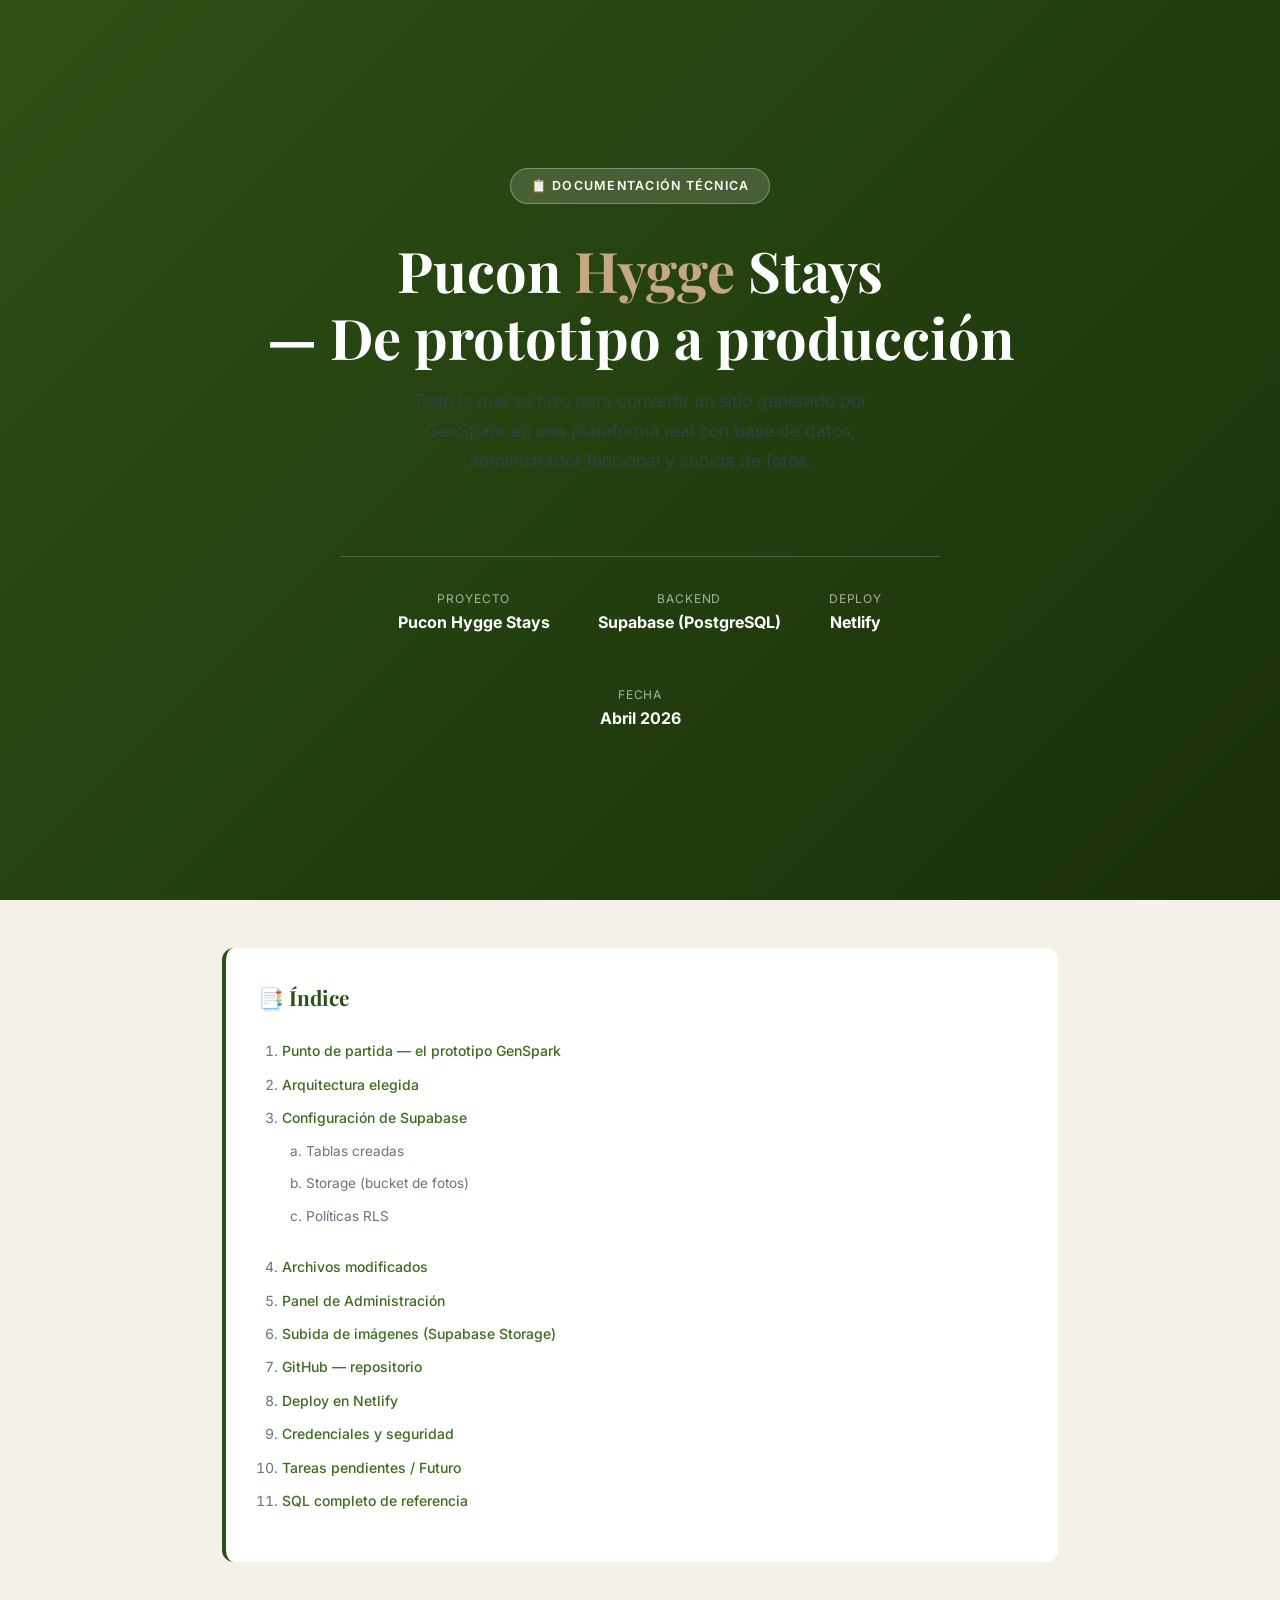
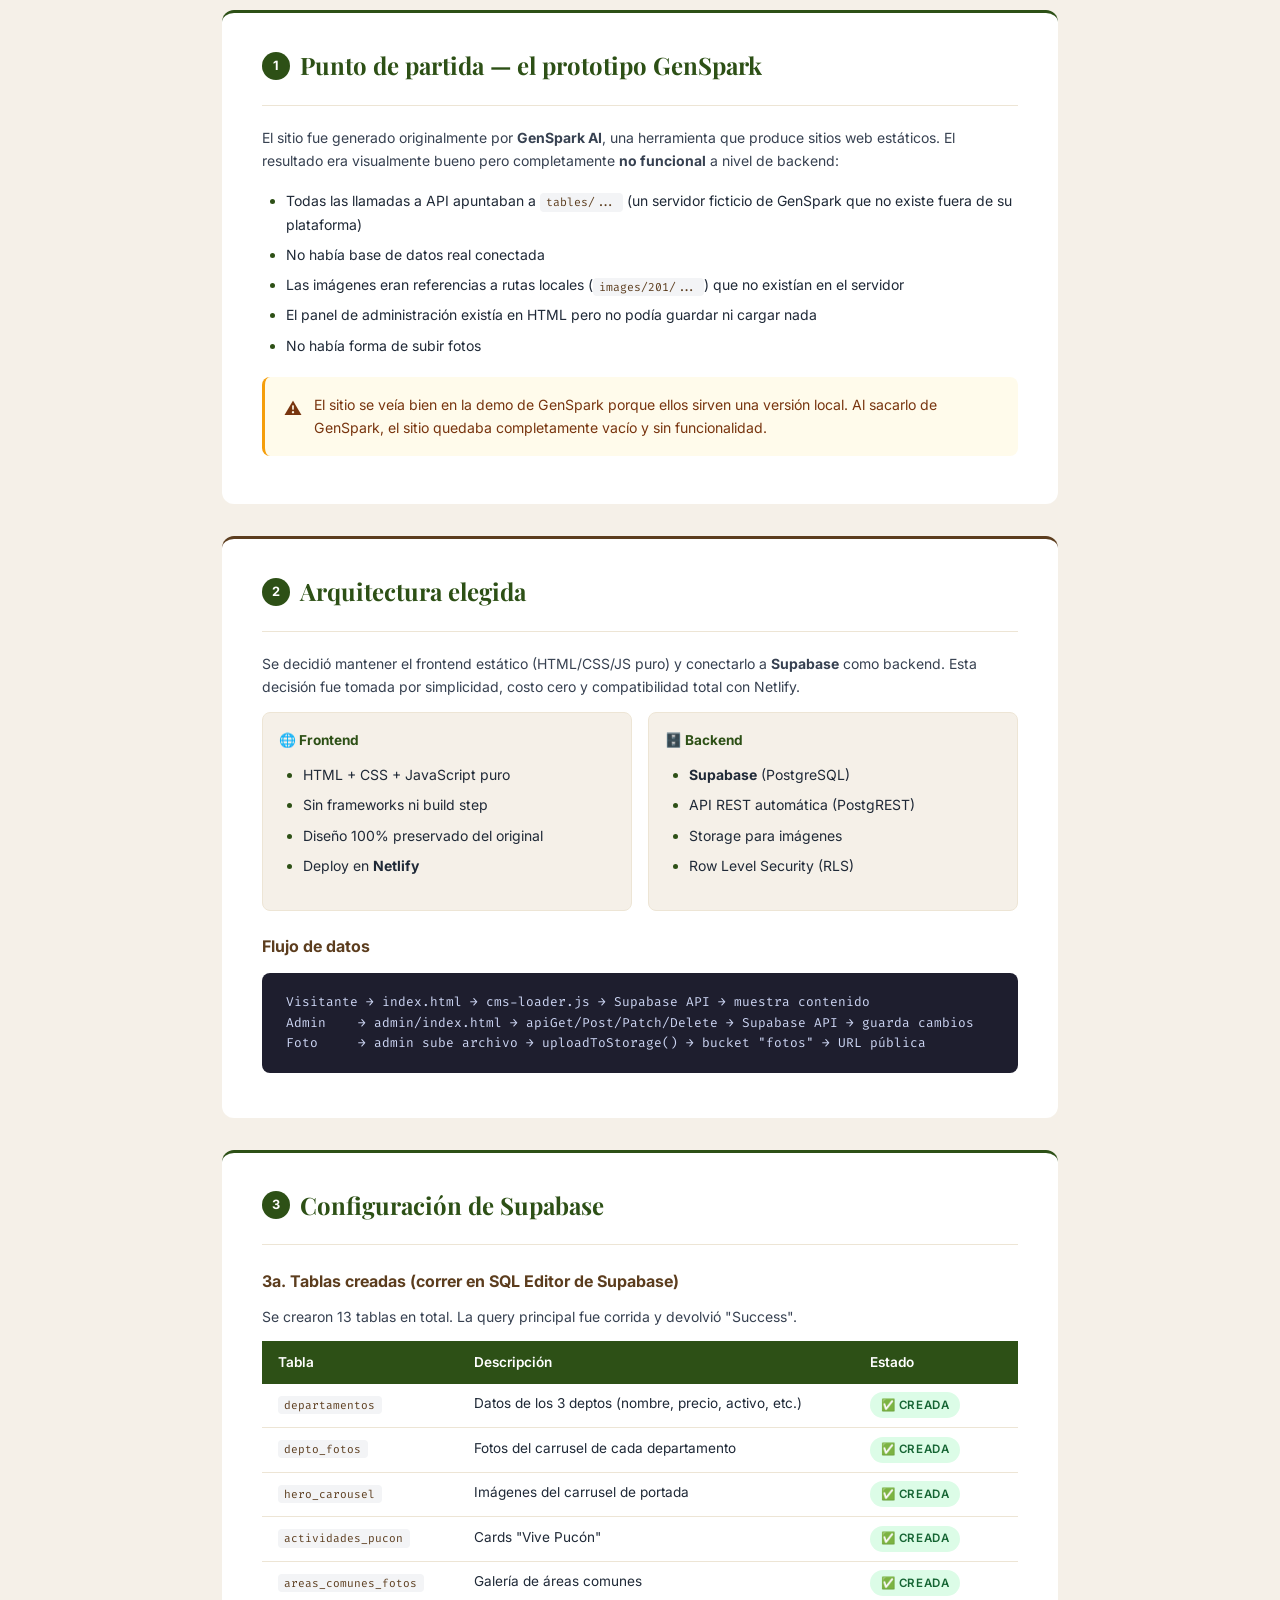
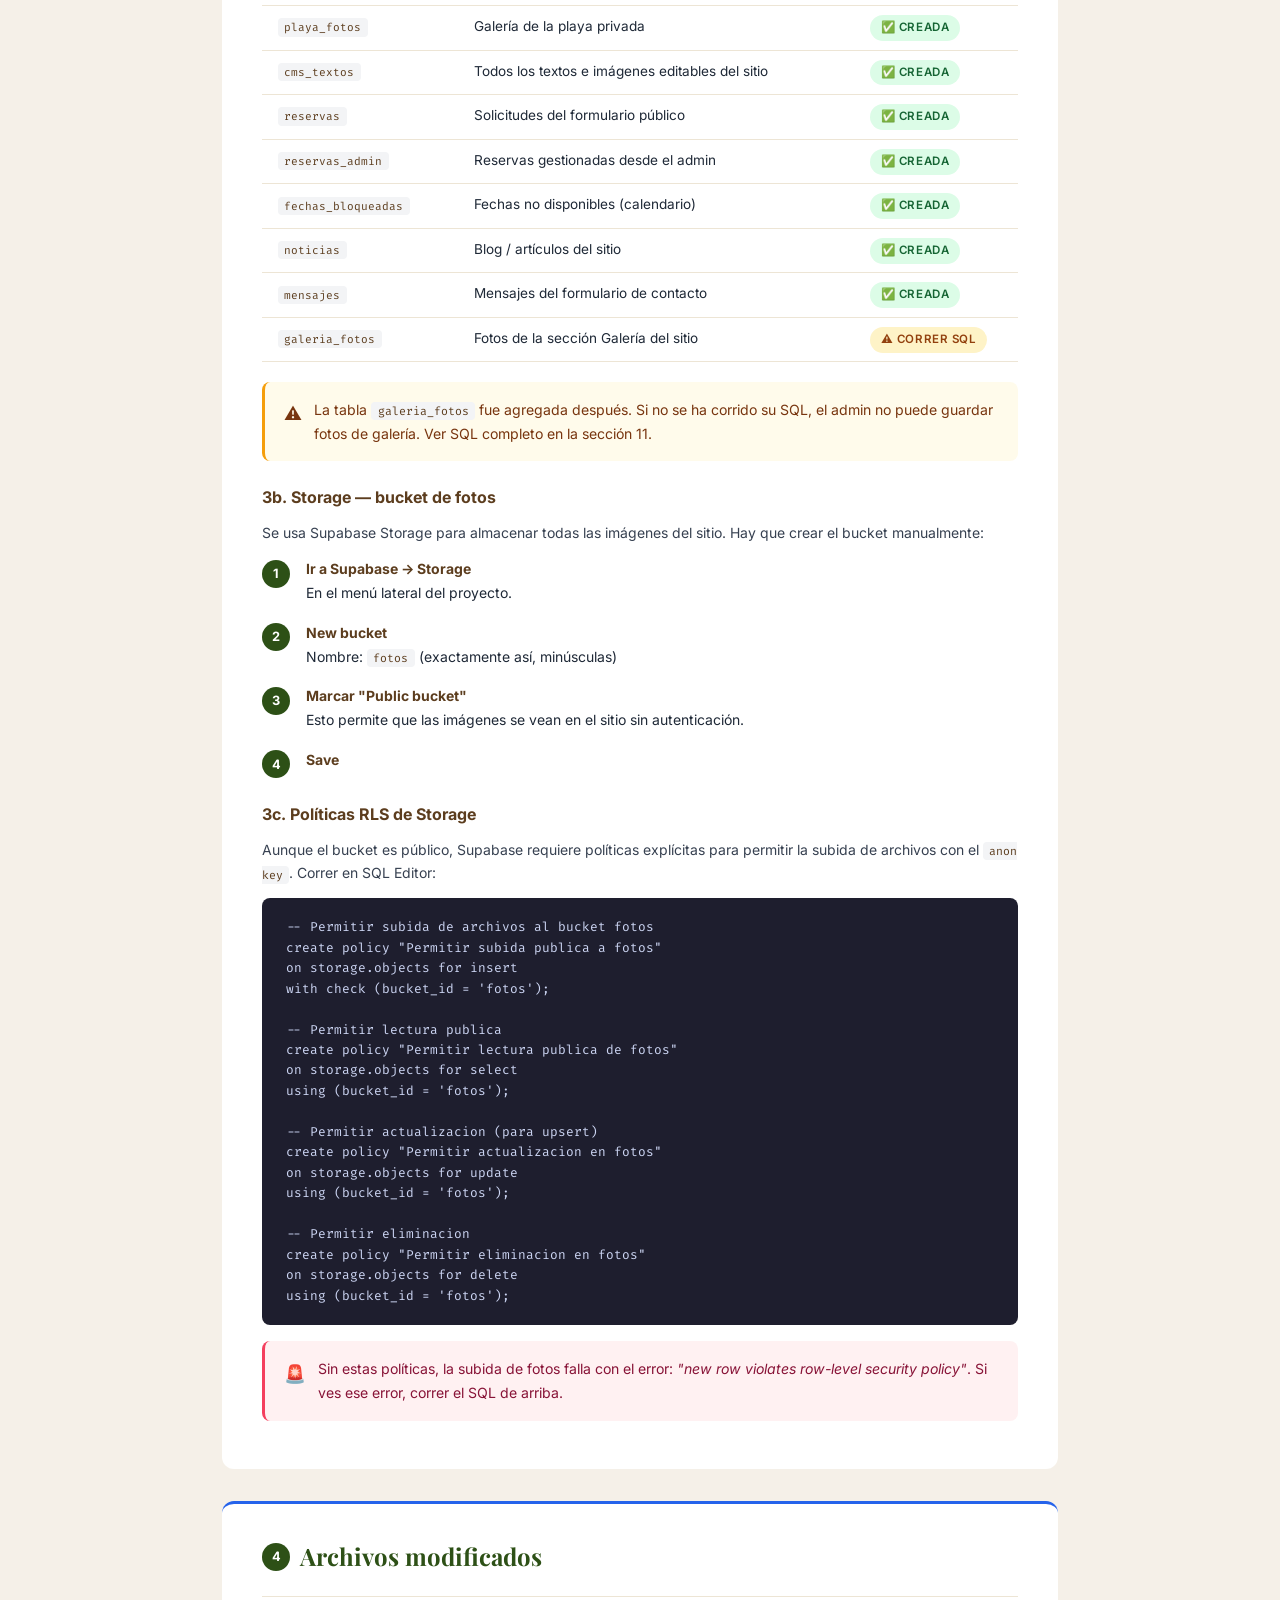
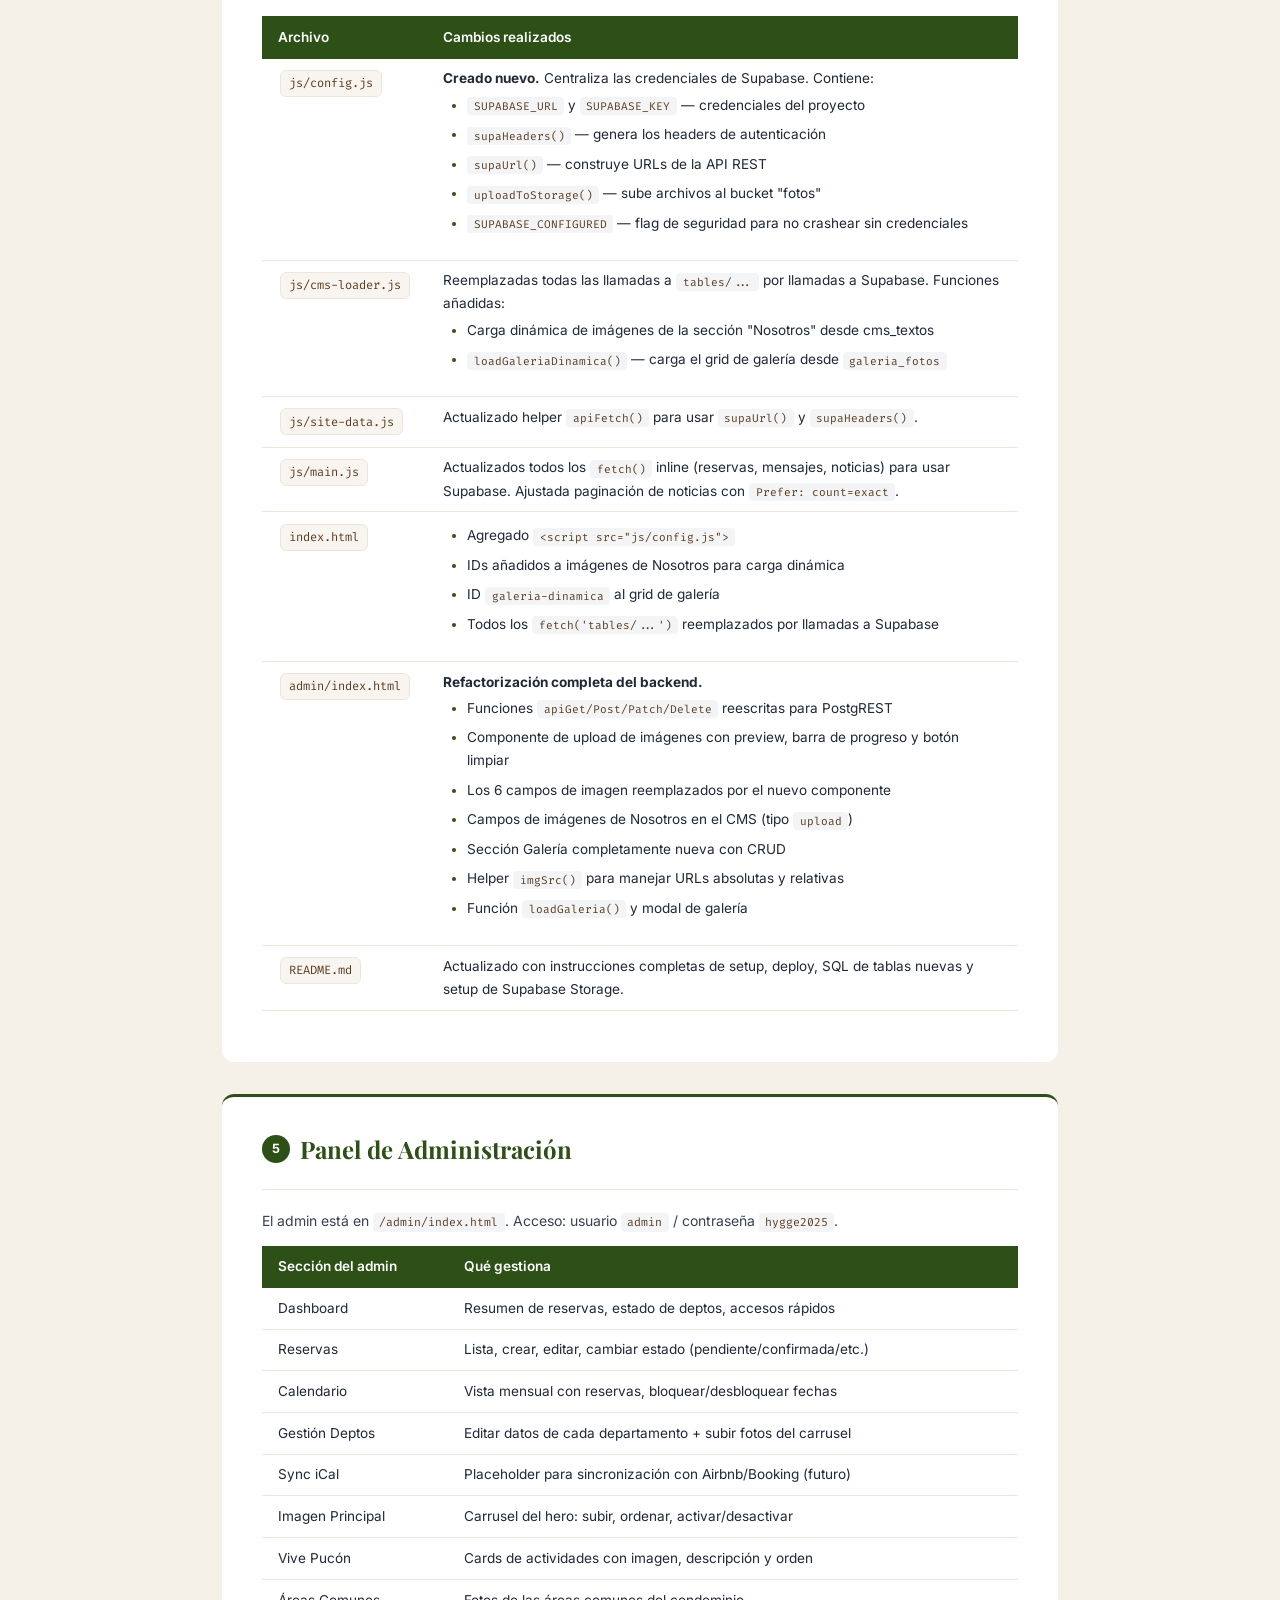
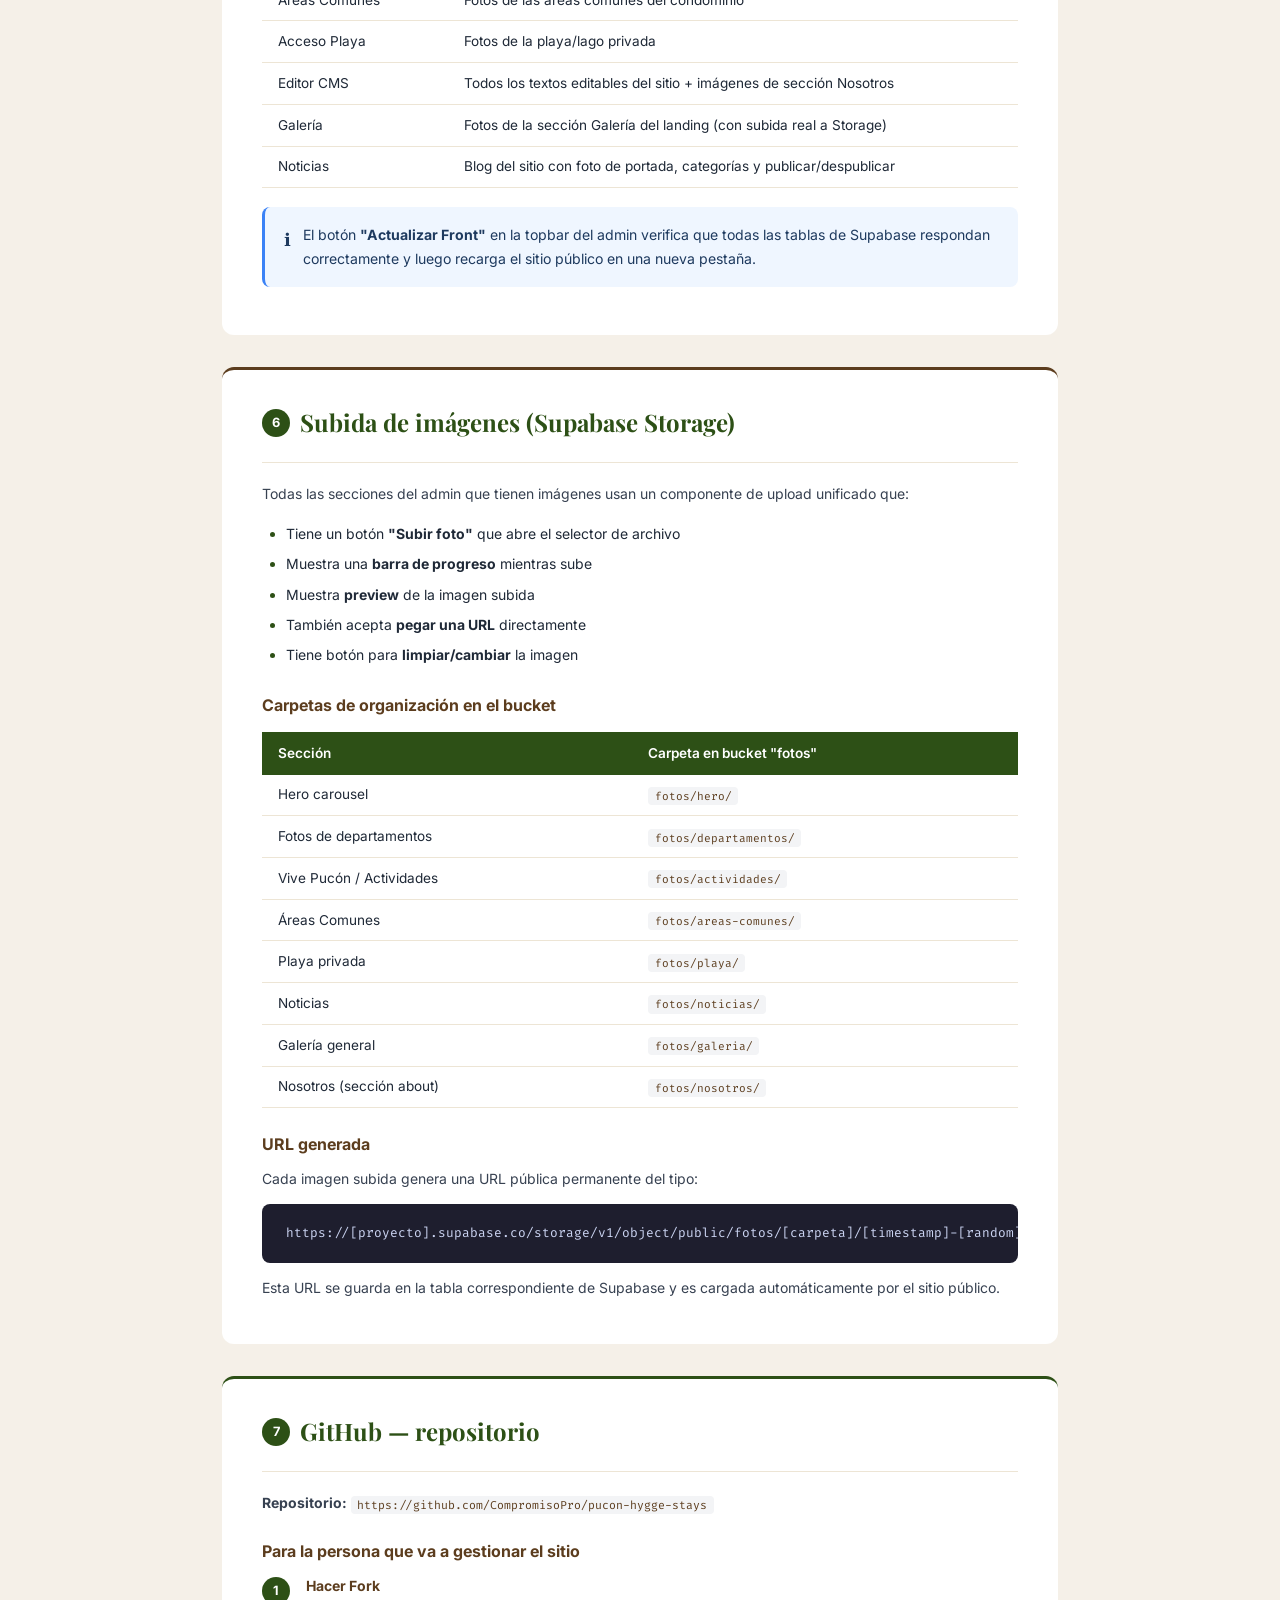
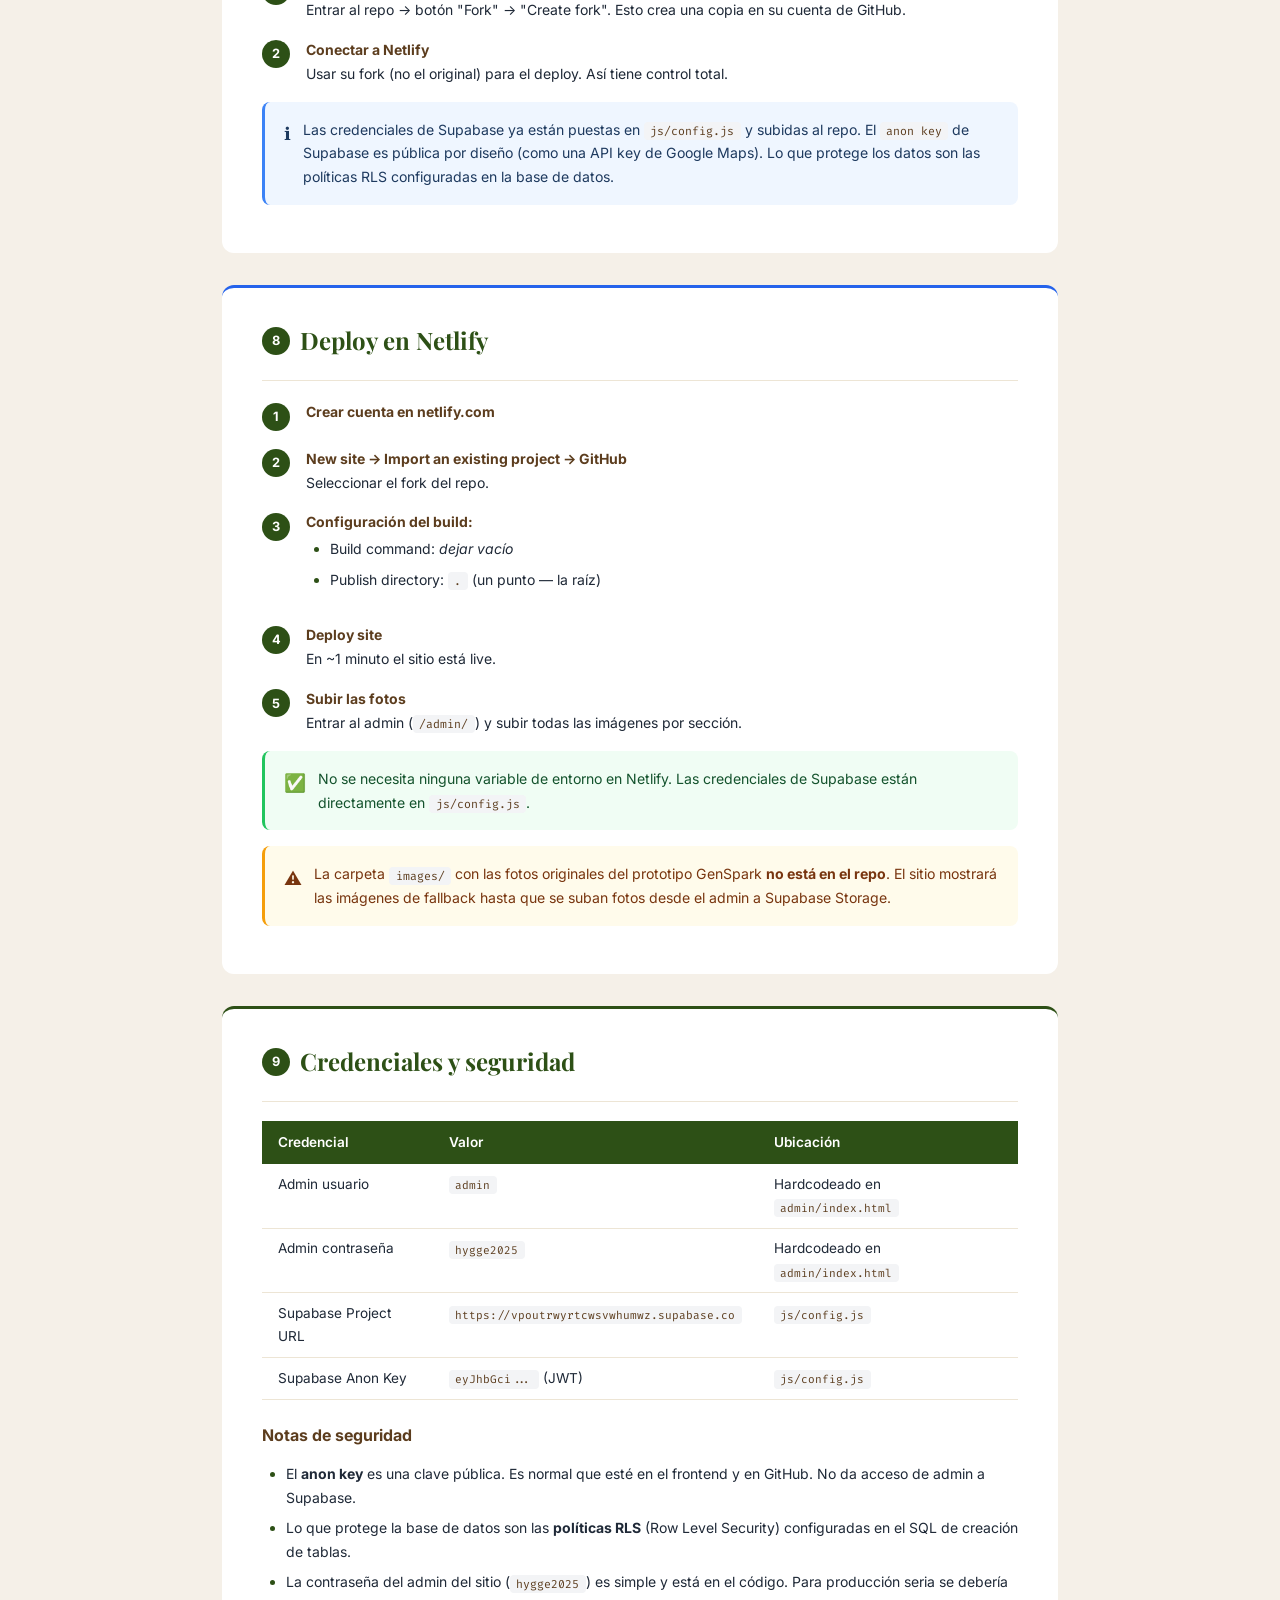
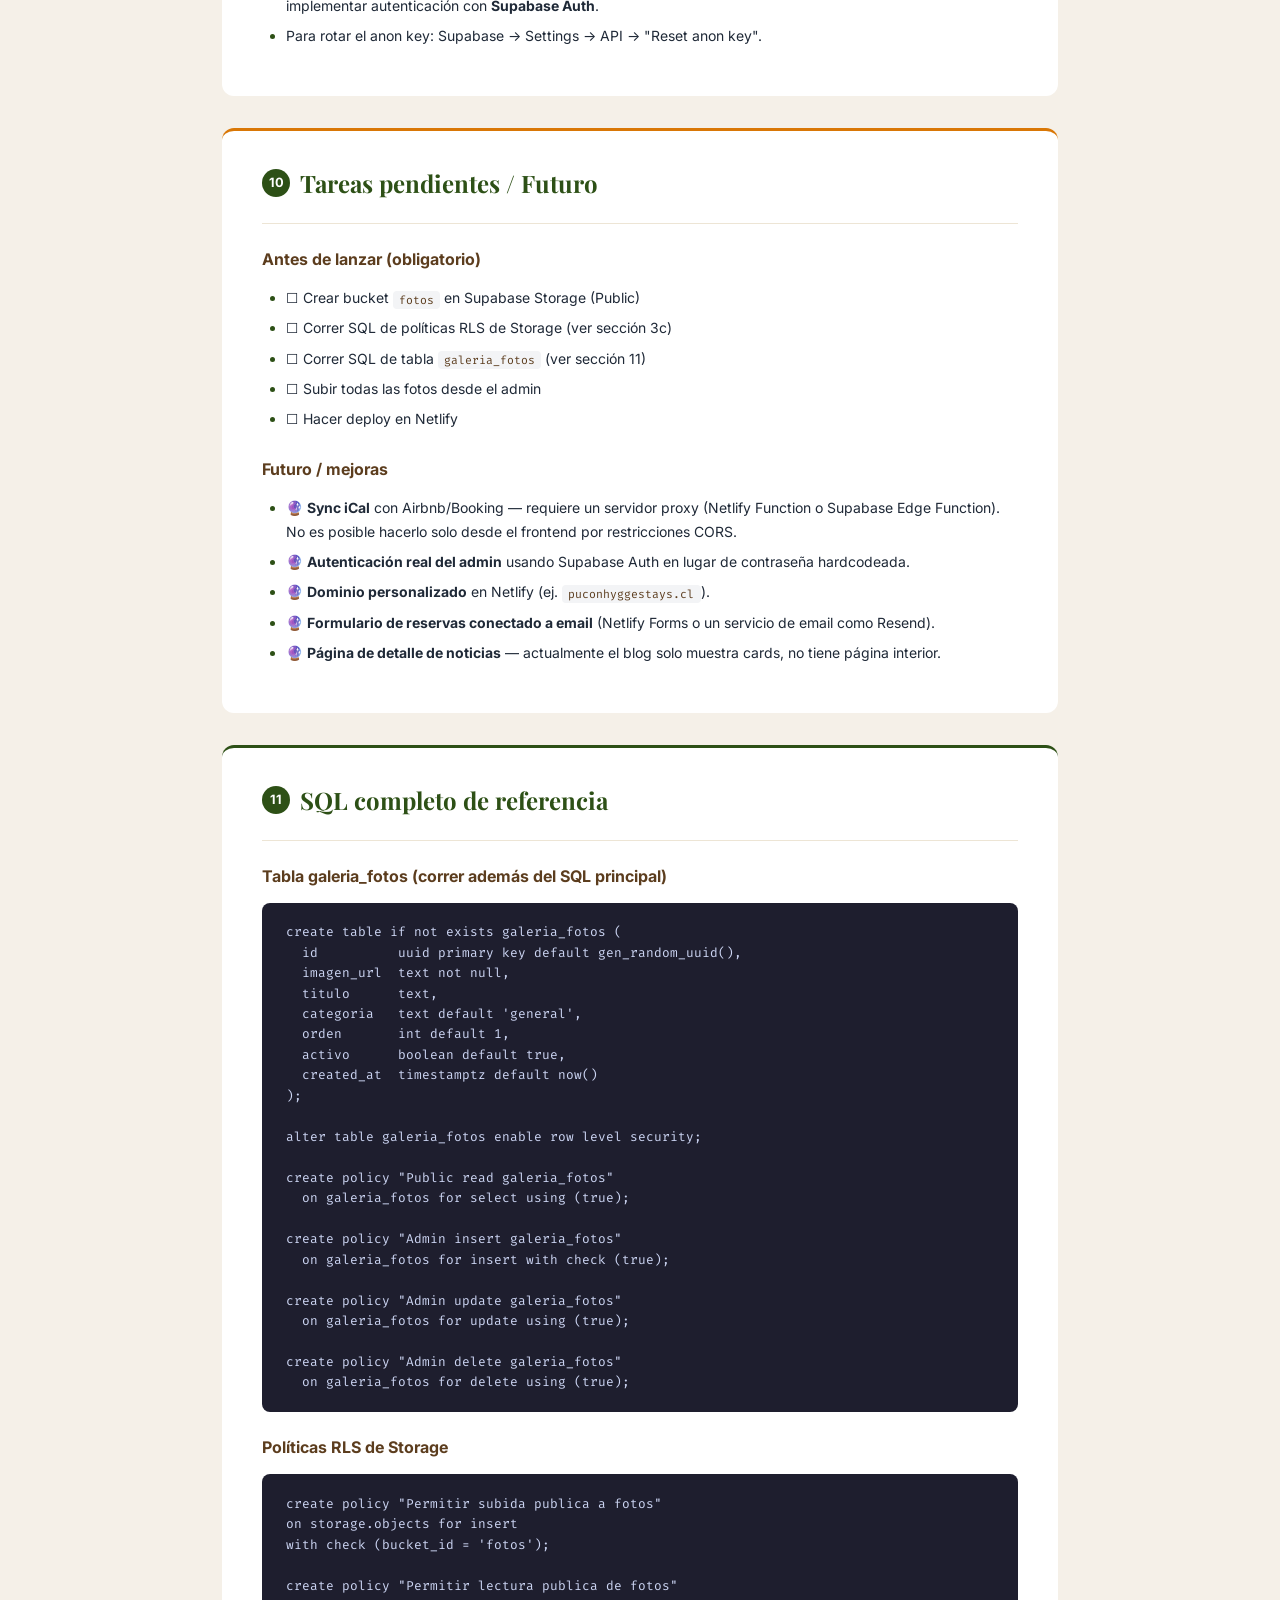
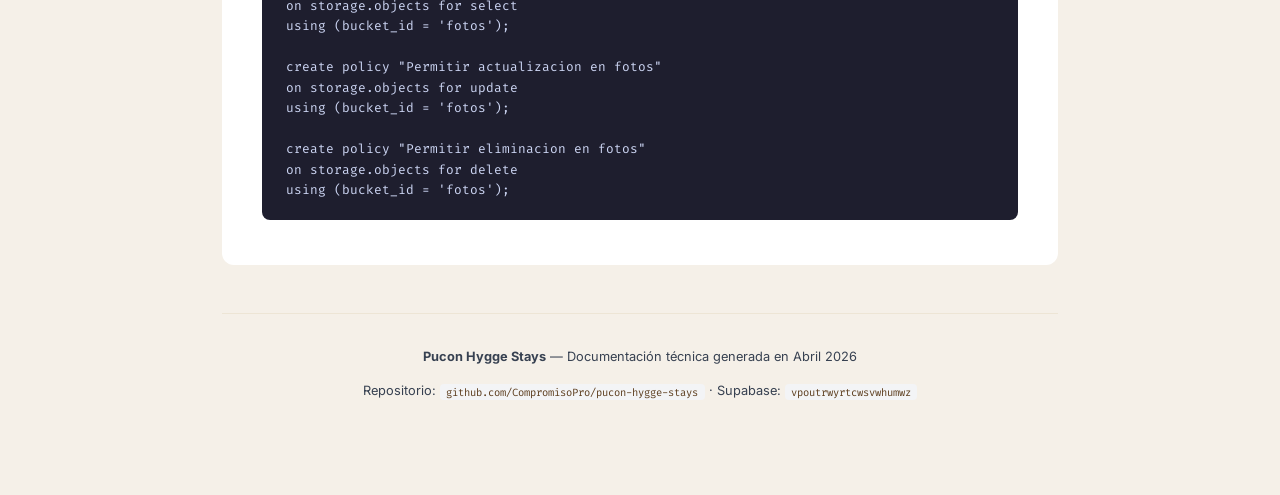
<file: DOCUMENTACION.html>
<!DOCTYPE html>
<html lang="es">
<head>
<meta charset="UTF-8" />
<meta name="viewport" content="width=device-width, initial-scale=1.0" />
<title>Documentación Técnica — Pucon Hygge Stays</title>
<style>
  @import url('https://fonts.googleapis.com/css2?family=Inter:wght@400;500;600;700&family=Playfair+Display:wght@700&family=Fira+Code:wght@400;500&display=swap');

  :root {
    --forest: #2D5016;
    --forest-light: #3D6B1F;
    --earth: #5C3D1E;
    --sand: #C4A882;
    --cream: #F5F0E8;
    --cream-d: #EDE5D5;
    --white: #fff;
    --mid: #6B7280;
    --text: #1F2937;
    --success: #16A34A;
    --warning: #D97706;
    --danger: #DC2626;
    --info: #2563EB;
  }

  * { box-sizing: border-box; margin: 0; padding: 0; }

  body {
    font-family: 'Inter', system-ui, sans-serif;
    font-size: 14px;
    line-height: 1.7;
    color: var(--text);
    background: var(--cream);
  }

  /* ── PORTADA ── */
  .cover {
    background: linear-gradient(135deg, var(--forest) 0%, #1a3009 100%);
    color: white;
    min-height: 100vh;
    display: flex;
    flex-direction: column;
    justify-content: center;
    align-items: center;
    text-align: center;
    padding: 3rem 2rem;
    page-break-after: always;
  }
  .cover-badge {
    background: rgba(255,255,255,0.15);
    border: 1px solid rgba(255,255,255,0.3);
    border-radius: 100px;
    padding: 0.4rem 1.2rem;
    font-size: 0.78rem;
    font-weight: 600;
    letter-spacing: 0.1em;
    text-transform: uppercase;
    margin-bottom: 2rem;
  }
  .cover h1 {
    font-family: 'Playfair Display', serif;
    font-size: clamp(2rem, 5vw, 3.5rem);
    line-height: 1.2;
    margin-bottom: 1rem;
  }
  .cover h1 em { color: var(--sand); font-style: normal; }
  .cover-sub {
    font-size: 1.1rem;
    opacity: 0.8;
    max-width: 500px;
    margin: 0 auto 3rem;
  }
  .cover-meta {
    display: flex;
    gap: 3rem;
    justify-content: center;
    flex-wrap: wrap;
    margin-top: 2rem;
    padding-top: 2rem;
    border-top: 1px solid rgba(255,255,255,0.2);
    width: 100%;
    max-width: 600px;
  }
  .cover-meta-item { text-align: center; }
  .cover-meta-item span { display: block; opacity: 0.6; font-size: 0.75rem; text-transform: uppercase; letter-spacing: 0.08em; }
  .cover-meta-item strong { font-size: 1rem; }

  /* ── LAYOUT ── */
  .page {
    max-width: 900px;
    margin: 0 auto;
    padding: 3rem 2rem;
  }

  /* ── ÍNDICE ── */
  .toc {
    background: white;
    border-radius: 12px;
    padding: 2rem;
    margin-bottom: 3rem;
    border-left: 4px solid var(--forest);
  }
  .toc h2 { font-family: 'Playfair Display', serif; color: var(--forest); margin-bottom: 1.2rem; font-size: 1.3rem; }
  .toc ol { padding-left: 1.5rem; }
  .toc li { padding: 0.3rem 0; color: var(--mid); }
  .toc li a { color: var(--forest-light); text-decoration: none; font-weight: 500; }
  .toc li a:hover { text-decoration: underline; }
  .toc-sub { list-style: lower-alpha; margin-top: 0.3rem; padding-left: 1.5rem; }
  .toc-sub li { font-size: 0.85rem; }

  /* ── SECCIONES ── */
  .section {
    background: white;
    border-radius: 12px;
    padding: 2rem 2.5rem;
    margin-bottom: 2rem;
    border-top: 3px solid var(--forest);
  }
  .section-alt { border-top-color: var(--earth); }
  .section-info { border-top-color: var(--info); }
  .section-warning { border-top-color: var(--warning); }

  h2.section-title {
    font-family: 'Playfair Display', serif;
    color: var(--forest);
    font-size: 1.5rem;
    margin-bottom: 0.4rem;
    display: flex;
    align-items: center;
    gap: 0.6rem;
  }
  h2.section-title .num {
    background: var(--forest);
    color: white;
    width: 28px;
    height: 28px;
    border-radius: 50%;
    display: inline-flex;
    align-items: center;
    justify-content: center;
    font-size: 0.8rem;
    font-family: 'Inter', sans-serif;
    flex-shrink: 0;
  }
  .section-divider {
    height: 1px;
    background: var(--cream-d);
    margin: 1.2rem 0;
  }
  h3 {
    font-size: 1rem;
    font-weight: 700;
    color: var(--earth);
    margin: 1.4rem 0 0.6rem;
  }
  h3:first-child { margin-top: 0; }
  p { margin-bottom: 0.8rem; color: #374151; }

  /* ── CHIPS Y BADGES ── */
  .badge {
    display: inline-flex;
    align-items: center;
    gap: 0.3rem;
    padding: 0.2rem 0.65rem;
    border-radius: 100px;
    font-size: 0.72rem;
    font-weight: 600;
    text-transform: uppercase;
    letter-spacing: 0.05em;
  }
  .badge-green { background: #DCFCE7; color: #166534; }
  .badge-orange { background: #FEF3C7; color: #92400E; }
  .badge-red { background: #FEE2E2; color: #991B1B; }
  .badge-blue { background: #DBEAFE; color: #1E40AF; }
  .badge-gray { background: #F3F4F6; color: #374151; }

  /* ── CÓDIGO ── */
  pre {
    background: #1E1E2E;
    color: #CDD6F4;
    border-radius: 8px;
    padding: 1.2rem 1.5rem;
    overflow-x: auto;
    font-family: 'Fira Code', monospace;
    font-size: 0.8rem;
    line-height: 1.6;
    margin: 0.8rem 0;
  }
  code {
    background: #F3F4F6;
    color: var(--earth);
    padding: 0.1rem 0.4rem;
    border-radius: 4px;
    font-family: 'Fira Code', monospace;
    font-size: 0.82em;
  }
  pre code { background: none; color: inherit; padding: 0; font-size: inherit; }

  /* ── TABLAS ── */
  table {
    width: 100%;
    border-collapse: collapse;
    margin: 0.8rem 0 1.2rem;
    font-size: 0.85rem;
  }
  th {
    background: var(--forest);
    color: white;
    padding: 0.6rem 1rem;
    text-align: left;
    font-weight: 600;
  }
  td {
    padding: 0.55rem 1rem;
    border-bottom: 1px solid var(--cream-d);
    vertical-align: top;
  }
  tr:hover td { background: var(--cream); }

  /* ── CALLOUTS ── */
  .callout {
    border-radius: 8px;
    padding: 1rem 1.2rem;
    margin: 1rem 0;
    display: flex;
    gap: 0.75rem;
    font-size: 0.88rem;
  }
  .callout-icon { font-size: 1.1rem; flex-shrink: 0; padding-top: 0.1rem; }
  .callout-info { background: #EFF6FF; border-left: 3px solid #3B82F6; color: #1E3A5F; }
  .callout-warning { background: #FFFBEB; border-left: 3px solid #F59E0B; color: #78350F; }
  .callout-success { background: #F0FDF4; border-left: 3px solid #22C55E; color: #14532D; }
  .callout-danger { background: #FFF1F2; border-left: 3px solid #F43F5E; color: #881337; }

  /* ── LISTAS ── */
  ul, ol { padding-left: 1.5rem; margin-bottom: 0.8rem; }
  li { padding: 0.2rem 0; }
  ul li::marker { color: var(--forest); }

  /* ── STEPS ── */
  .steps { counter-reset: step; }
  .step {
    display: flex;
    gap: 1rem;
    margin-bottom: 1rem;
    counter-increment: step;
  }
  .step-num {
    background: var(--forest);
    color: white;
    border-radius: 50%;
    width: 28px;
    height: 28px;
    display: flex;
    align-items: center;
    justify-content: center;
    font-size: 0.8rem;
    font-weight: 700;
    flex-shrink: 0;
    margin-top: 0.15rem;
  }
  .step-content { flex: 1; }
  .step-content strong { display: block; font-weight: 700; color: var(--earth); }

  /* ── FILE CHIPS ── */
  .file-chip {
    display: inline-flex;
    align-items: center;
    gap: 0.3rem;
    background: #F8F4EF;
    border: 1px solid var(--cream-d);
    border-radius: 6px;
    padding: 0.15rem 0.5rem;
    font-family: 'Fira Code', monospace;
    font-size: 0.75rem;
    color: var(--earth);
    margin: 0.15rem 0.1rem;
  }

  /* ── GRID ── */
  .grid-2 {
    display: grid;
    grid-template-columns: 1fr 1fr;
    gap: 1rem;
    margin: 0.8rem 0;
  }
  .grid-card {
    background: var(--cream);
    border-radius: 8px;
    padding: 1rem;
    border: 1px solid var(--cream-d);
  }
  .grid-card h4 { font-size: 0.85rem; font-weight: 700; color: var(--forest); margin-bottom: 0.5rem; }

  /* ── FOOTER ── */
  .doc-footer {
    text-align: center;
    padding: 2rem;
    color: var(--mid);
    font-size: 0.8rem;
    border-top: 1px solid var(--cream-d);
    margin-top: 3rem;
  }

  /* ── PRINT ── */
  @media print {
    body { background: white; font-size: 12px; }
    .cover { min-height: auto; padding: 4rem 2rem; }
    .section { break-inside: avoid; }
    pre { font-size: 0.72rem; }
    @page { margin: 1.5cm; }
  }

  /* ── RESPONSIVE ── */
  @media (max-width: 640px) {
    .grid-2 { grid-template-columns: 1fr; }
    .cover h1 { font-size: 2rem; }
    .cover-meta { gap: 1.5rem; }
  }
</style>
</head>
<body>

<!-- ═══════════════════ PORTADA ═══════════════════ -->
<div class="cover">
  <div class="cover-badge">📋 Documentación Técnica</div>
  <h1>Pucon <em>Hygge</em> Stays<br/>— De prototipo a producción</h1>
  <p class="cover-sub">Todo lo que se hizo para convertir un sitio generado por GenSpark en una plataforma real con base de datos, administrador funcional y subida de fotos.</p>
  <div class="cover-meta">
    <div class="cover-meta-item">
      <span>Proyecto</span>
      <strong>Pucon Hygge Stays</strong>
    </div>
    <div class="cover-meta-item">
      <span>Backend</span>
      <strong>Supabase (PostgreSQL)</strong>
    </div>
    <div class="cover-meta-item">
      <span>Deploy</span>
      <strong>Netlify</strong>
    </div>
    <div class="cover-meta-item">
      <span>Fecha</span>
      <strong>Abril 2026</strong>
    </div>
  </div>
</div>

<!-- ═══════════════════ CONTENIDO ═══════════════════ -->
<div class="page">

  <!-- ÍNDICE -->
  <div class="toc">
    <h2>📑 Índice</h2>
    <ol>
      <li><a href="#s1">Punto de partida — el prototipo GenSpark</a></li>
      <li><a href="#s2">Arquitectura elegida</a></li>
      <li><a href="#s3">Configuración de Supabase</a>
        <ol class="toc-sub">
          <li>Tablas creadas</li>
          <li>Storage (bucket de fotos)</li>
          <li>Políticas RLS</li>
        </ol>
      </li>
      <li><a href="#s4">Archivos modificados</a></li>
      <li><a href="#s5">Panel de Administración</a></li>
      <li><a href="#s6">Subida de imágenes (Supabase Storage)</a></li>
      <li><a href="#s7">GitHub — repositorio</a></li>
      <li><a href="#s8">Deploy en Netlify</a></li>
      <li><a href="#s9">Credenciales y seguridad</a></li>
      <li><a href="#s10">Tareas pendientes / Futuro</a></li>
      <li><a href="#s11">SQL completo de referencia</a></li>
    </ol>
  </div>

  <!-- 1 -->
  <div class="section" id="s1">
    <h2 class="section-title"><span class="num">1</span> Punto de partida — el prototipo GenSpark</h2>
    <div class="section-divider"></div>
    <p>El sitio fue generado originalmente por <strong>GenSpark AI</strong>, una herramienta que produce sitios web estáticos. El resultado era visualmente bueno pero completamente <strong>no funcional</strong> a nivel de backend:</p>
    <ul>
      <li>Todas las llamadas a API apuntaban a <code>tables/...</code> (un servidor ficticio de GenSpark que no existe fuera de su plataforma)</li>
      <li>No había base de datos real conectada</li>
      <li>Las imágenes eran referencias a rutas locales (<code>images/201/...</code>) que no existían en el servidor</li>
      <li>El panel de administración existía en HTML pero no podía guardar ni cargar nada</li>
      <li>No había forma de subir fotos</li>
    </ul>
    <div class="callout callout-warning">
      <span class="callout-icon">⚠️</span>
      <div>El sitio se veía bien en la demo de GenSpark porque ellos sirven una versión local. Al sacarlo de GenSpark, el sitio quedaba completamente vacío y sin funcionalidad.</div>
    </div>
  </div>

  <!-- 2 -->
  <div class="section section-alt" id="s2">
    <h2 class="section-title"><span class="num">2</span> Arquitectura elegida</h2>
    <div class="section-divider"></div>
    <p>Se decidió mantener el frontend estático (HTML/CSS/JS puro) y conectarlo a <strong>Supabase</strong> como backend. Esta decisión fue tomada por simplicidad, costo cero y compatibilidad total con Netlify.</p>

    <div class="grid-2">
      <div class="grid-card">
        <h4>🌐 Frontend</h4>
        <ul>
          <li>HTML + CSS + JavaScript puro</li>
          <li>Sin frameworks ni build step</li>
          <li>Diseño 100% preservado del original</li>
          <li>Deploy en <strong>Netlify</strong></li>
        </ul>
      </div>
      <div class="grid-card">
        <h4>🗄️ Backend</h4>
        <ul>
          <li><strong>Supabase</strong> (PostgreSQL)</li>
          <li>API REST automática (PostgREST)</li>
          <li>Storage para imágenes</li>
          <li>Row Level Security (RLS)</li>
        </ul>
      </div>
    </div>

    <h3>Flujo de datos</h3>
    <pre>Visitante → index.html → cms-loader.js → Supabase API → muestra contenido
Admin    → admin/index.html → apiGet/Post/Patch/Delete → Supabase API → guarda cambios
Foto     → admin sube archivo → uploadToStorage() → bucket "fotos" → URL pública</pre>
  </div>

  <!-- 3 -->
  <div class="section" id="s3">
    <h2 class="section-title"><span class="num">3</span> Configuración de Supabase</h2>
    <div class="section-divider"></div>

    <h3>3a. Tablas creadas (correr en SQL Editor de Supabase)</h3>
    <p>Se crearon 13 tablas en total. La query principal fue corrida y devolvió "Success".</p>
    <table>
      <thead><tr><th>Tabla</th><th>Descripción</th><th>Estado</th></tr></thead>
      <tbody>
        <tr><td><code>departamentos</code></td><td>Datos de los 3 deptos (nombre, precio, activo, etc.)</td><td><span class="badge badge-green">✅ Creada</span></td></tr>
        <tr><td><code>depto_fotos</code></td><td>Fotos del carrusel de cada departamento</td><td><span class="badge badge-green">✅ Creada</span></td></tr>
        <tr><td><code>hero_carousel</code></td><td>Imágenes del carrusel de portada</td><td><span class="badge badge-green">✅ Creada</span></td></tr>
        <tr><td><code>actividades_pucon</code></td><td>Cards "Vive Pucón"</td><td><span class="badge badge-green">✅ Creada</span></td></tr>
        <tr><td><code>areas_comunes_fotos</code></td><td>Galería de áreas comunes</td><td><span class="badge badge-green">✅ Creada</span></td></tr>
        <tr><td><code>playa_fotos</code></td><td>Galería de la playa privada</td><td><span class="badge badge-green">✅ Creada</span></td></tr>
        <tr><td><code>cms_textos</code></td><td>Todos los textos e imágenes editables del sitio</td><td><span class="badge badge-green">✅ Creada</span></td></tr>
        <tr><td><code>reservas</code></td><td>Solicitudes del formulario público</td><td><span class="badge badge-green">✅ Creada</span></td></tr>
        <tr><td><code>reservas_admin</code></td><td>Reservas gestionadas desde el admin</td><td><span class="badge badge-green">✅ Creada</span></td></tr>
        <tr><td><code>fechas_bloqueadas</code></td><td>Fechas no disponibles (calendario)</td><td><span class="badge badge-green">✅ Creada</span></td></tr>
        <tr><td><code>noticias</code></td><td>Blog / artículos del sitio</td><td><span class="badge badge-green">✅ Creada</span></td></tr>
        <tr><td><code>mensajes</code></td><td>Mensajes del formulario de contacto</td><td><span class="badge badge-green">✅ Creada</span></td></tr>
        <tr><td><code>galeria_fotos</code></td><td>Fotos de la sección Galería del sitio</td><td><span class="badge badge-orange">⚠️ Correr SQL</span></td></tr>
      </tbody>
    </table>

    <div class="callout callout-warning">
      <span class="callout-icon">⚠️</span>
      <div>La tabla <code>galeria_fotos</code> fue agregada después. Si no se ha corrido su SQL, el admin no puede guardar fotos de galería. Ver SQL completo en la sección 11.</div>
    </div>

    <h3>3b. Storage — bucket de fotos</h3>
    <p>Se usa Supabase Storage para almacenar todas las imágenes del sitio. Hay que crear el bucket manualmente:</p>
    <div class="steps">
      <div class="step"><div class="step-num">1</div><div class="step-content"><strong>Ir a Supabase → Storage</strong> En el menú lateral del proyecto.</div></div>
      <div class="step"><div class="step-num">2</div><div class="step-content"><strong>New bucket</strong> Nombre: <code>fotos</code> (exactamente así, minúsculas)</div></div>
      <div class="step"><div class="step-num">3</div><div class="step-content"><strong>Marcar "Public bucket"</strong> Esto permite que las imágenes se vean en el sitio sin autenticación.</div></div>
      <div class="step"><div class="step-num">4</div><div class="step-content"><strong>Save</strong></div></div>
    </div>

    <h3>3c. Políticas RLS de Storage</h3>
    <p>Aunque el bucket es público, Supabase requiere políticas explícitas para permitir la subida de archivos con el <code>anon key</code>. Correr en SQL Editor:</p>
    <pre>-- Permitir subida de archivos al bucket fotos
create policy "Permitir subida publica a fotos"
on storage.objects for insert
with check (bucket_id = 'fotos');

-- Permitir lectura publica
create policy "Permitir lectura publica de fotos"
on storage.objects for select
using (bucket_id = 'fotos');

-- Permitir actualizacion (para upsert)
create policy "Permitir actualizacion en fotos"
on storage.objects for update
using (bucket_id = 'fotos');

-- Permitir eliminacion
create policy "Permitir eliminacion en fotos"
on storage.objects for delete
using (bucket_id = 'fotos');</pre>

    <div class="callout callout-danger">
      <span class="callout-icon">🚨</span>
      <div>Sin estas políticas, la subida de fotos falla con el error: <em>"new row violates row-level security policy"</em>. Si ves ese error, correr el SQL de arriba.</div>
    </div>
  </div>

  <!-- 4 -->
  <div class="section section-info" id="s4">
    <h2 class="section-title"><span class="num">4</span> Archivos modificados</h2>
    <div class="section-divider"></div>

    <table>
      <thead><tr><th>Archivo</th><th>Cambios realizados</th></tr></thead>
      <tbody>
        <tr>
          <td><span class="file-chip">js/config.js</span></td>
          <td>
            <strong>Creado nuevo.</strong> Centraliza las credenciales de Supabase. Contiene:
            <ul>
              <li><code>SUPABASE_URL</code> y <code>SUPABASE_KEY</code> — credenciales del proyecto</li>
              <li><code>supaHeaders()</code> — genera los headers de autenticación</li>
              <li><code>supaUrl()</code> — construye URLs de la API REST</li>
              <li><code>uploadToStorage()</code> — sube archivos al bucket "fotos"</li>
              <li><code>SUPABASE_CONFIGURED</code> — flag de seguridad para no crashear sin credenciales</li>
            </ul>
          </td>
        </tr>
        <tr>
          <td><span class="file-chip">js/cms-loader.js</span></td>
          <td>
            Reemplazadas todas las llamadas a <code>tables/...</code> por llamadas a Supabase. Funciones añadidas:
            <ul>
              <li>Carga dinámica de imágenes de la sección "Nosotros" desde cms_textos</li>
              <li><code>loadGaleriaDinamica()</code> — carga el grid de galería desde <code>galeria_fotos</code></li>
            </ul>
          </td>
        </tr>
        <tr>
          <td><span class="file-chip">js/site-data.js</span></td>
          <td>Actualizado helper <code>apiFetch()</code> para usar <code>supaUrl()</code> y <code>supaHeaders()</code>.</td>
        </tr>
        <tr>
          <td><span class="file-chip">js/main.js</span></td>
          <td>Actualizados todos los <code>fetch()</code> inline (reservas, mensajes, noticias) para usar Supabase. Ajustada paginación de noticias con <code>Prefer: count=exact</code>.</td>
        </tr>
        <tr>
          <td><span class="file-chip">index.html</span></td>
          <td>
            <ul>
              <li>Agregado <code>&lt;script src="js/config.js"&gt;</code></li>
              <li>IDs añadidos a imágenes de Nosotros para carga dinámica</li>
              <li>ID <code>galeria-dinamica</code> al grid de galería</li>
              <li>Todos los <code>fetch('tables/...')</code> reemplazados por llamadas a Supabase</li>
            </ul>
          </td>
        </tr>
        <tr>
          <td><span class="file-chip">admin/index.html</span></td>
          <td>
            <strong>Refactorización completa del backend.</strong>
            <ul>
              <li>Funciones <code>apiGet/Post/Patch/Delete</code> reescritas para PostgREST</li>
              <li>Componente de upload de imágenes con preview, barra de progreso y botón limpiar</li>
              <li>Los 6 campos de imagen reemplazados por el nuevo componente</li>
              <li>Campos de imágenes de Nosotros en el CMS (tipo <code>upload</code>)</li>
              <li>Sección Galería completamente nueva con CRUD</li>
              <li>Helper <code>imgSrc()</code> para manejar URLs absolutas y relativas</li>
              <li>Función <code>loadGaleria()</code> y modal de galería</li>
            </ul>
          </td>
        </tr>
        <tr>
          <td><span class="file-chip">README.md</span></td>
          <td>Actualizado con instrucciones completas de setup, deploy, SQL de tablas nuevas y setup de Supabase Storage.</td>
        </tr>
      </tbody>
    </table>
  </div>

  <!-- 5 -->
  <div class="section" id="s5">
    <h2 class="section-title"><span class="num">5</span> Panel de Administración</h2>
    <div class="section-divider"></div>
    <p>El admin está en <code>/admin/index.html</code>. Acceso: usuario <code>admin</code> / contraseña <code>hygge2025</code>.</p>

    <table>
      <thead><tr><th>Sección del admin</th><th>Qué gestiona</th></tr></thead>
      <tbody>
        <tr><td>Dashboard</td><td>Resumen de reservas, estado de deptos, accesos rápidos</td></tr>
        <tr><td>Reservas</td><td>Lista, crear, editar, cambiar estado (pendiente/confirmada/etc.)</td></tr>
        <tr><td>Calendario</td><td>Vista mensual con reservas, bloquear/desbloquear fechas</td></tr>
        <tr><td>Gestión Deptos</td><td>Editar datos de cada departamento + subir fotos del carrusel</td></tr>
        <tr><td>Sync iCal</td><td>Placeholder para sincronización con Airbnb/Booking (futuro)</td></tr>
        <tr><td>Imagen Principal</td><td>Carrusel del hero: subir, ordenar, activar/desactivar</td></tr>
        <tr><td>Vive Pucón</td><td>Cards de actividades con imagen, descripción y orden</td></tr>
        <tr><td>Áreas Comunes</td><td>Fotos de las áreas comunes del condominio</td></tr>
        <tr><td>Acceso Playa</td><td>Fotos de la playa/lago privada</td></tr>
        <tr><td>Editor CMS</td><td>Todos los textos editables del sitio + imágenes de sección Nosotros</td></tr>
        <tr><td>Galería</td><td>Fotos de la sección Galería del landing (con subida real a Storage)</td></tr>
        <tr><td>Noticias</td><td>Blog del sitio con foto de portada, categorías y publicar/despublicar</td></tr>
      </tbody>
    </table>

    <div class="callout callout-info">
      <span class="callout-icon">ℹ️</span>
      <div>El botón <strong>"Actualizar Front"</strong> en la topbar del admin verifica que todas las tablas de Supabase respondan correctamente y luego recarga el sitio público en una nueva pestaña.</div>
    </div>
  </div>

  <!-- 6 -->
  <div class="section section-alt" id="s6">
    <h2 class="section-title"><span class="num">6</span> Subida de imágenes (Supabase Storage)</h2>
    <div class="section-divider"></div>
    <p>Todas las secciones del admin que tienen imágenes usan un componente de upload unificado que:</p>
    <ul>
      <li>Tiene un botón <strong>"Subir foto"</strong> que abre el selector de archivo</li>
      <li>Muestra una <strong>barra de progreso</strong> mientras sube</li>
      <li>Muestra <strong>preview</strong> de la imagen subida</li>
      <li>También acepta <strong>pegar una URL</strong> directamente</li>
      <li>Tiene botón para <strong>limpiar/cambiar</strong> la imagen</li>
    </ul>

    <h3>Carpetas de organización en el bucket</h3>
    <table>
      <thead><tr><th>Sección</th><th>Carpeta en bucket "fotos"</th></tr></thead>
      <tbody>
        <tr><td>Hero carousel</td><td><code>fotos/hero/</code></td></tr>
        <tr><td>Fotos de departamentos</td><td><code>fotos/departamentos/</code></td></tr>
        <tr><td>Vive Pucón / Actividades</td><td><code>fotos/actividades/</code></td></tr>
        <tr><td>Áreas Comunes</td><td><code>fotos/areas-comunes/</code></td></tr>
        <tr><td>Playa privada</td><td><code>fotos/playa/</code></td></tr>
        <tr><td>Noticias</td><td><code>fotos/noticias/</code></td></tr>
        <tr><td>Galería general</td><td><code>fotos/galeria/</code></td></tr>
        <tr><td>Nosotros (sección about)</td><td><code>fotos/nosotros/</code></td></tr>
      </tbody>
    </table>

    <h3>URL generada</h3>
    <p>Cada imagen subida genera una URL pública permanente del tipo:</p>
    <pre>https://[proyecto].supabase.co/storage/v1/object/public/fotos/[carpeta]/[timestamp]-[random].[ext]</pre>
    <p>Esta URL se guarda en la tabla correspondiente de Supabase y es cargada automáticamente por el sitio público.</p>
  </div>

  <!-- 7 -->
  <div class="section" id="s7">
    <h2 class="section-title"><span class="num">7</span> GitHub — repositorio</h2>
    <div class="section-divider"></div>

    <p><strong>Repositorio:</strong> <code>https://github.com/CompromisoPro/pucon-hygge-stays</code></p>

    <h3>Para la persona que va a gestionar el sitio</h3>
    <div class="steps">
      <div class="step"><div class="step-num">1</div><div class="step-content"><strong>Hacer Fork</strong> Entrar al repo → botón "Fork" → "Create fork". Esto crea una copia en su cuenta de GitHub.</div></div>
      <div class="step"><div class="step-num">2</div><div class="step-content"><strong>Conectar a Netlify</strong> Usar su fork (no el original) para el deploy. Así tiene control total.</div></div>
    </div>

    <div class="callout callout-info">
      <span class="callout-icon">ℹ️</span>
      <div>Las credenciales de Supabase ya están puestas en <code>js/config.js</code> y subidas al repo. El <code>anon key</code> de Supabase es pública por diseño (como una API key de Google Maps). Lo que protege los datos son las políticas RLS configuradas en la base de datos.</div>
    </div>
  </div>

  <!-- 8 -->
  <div class="section section-info" id="s8">
    <h2 class="section-title"><span class="num">8</span> Deploy en Netlify</h2>
    <div class="section-divider"></div>

    <div class="steps">
      <div class="step"><div class="step-num">1</div><div class="step-content"><strong>Crear cuenta en netlify.com</strong></div></div>
      <div class="step"><div class="step-num">2</div><div class="step-content"><strong>New site → Import an existing project → GitHub</strong> Seleccionar el fork del repo.</div></div>
      <div class="step"><div class="step-num">3</div><div class="step-content">
        <strong>Configuración del build:</strong>
        <ul>
          <li>Build command: <em>dejar vacío</em></li>
          <li>Publish directory: <code>.</code> (un punto — la raíz)</li>
        </ul>
      </div></div>
      <div class="step"><div class="step-num">4</div><div class="step-content"><strong>Deploy site</strong> En ~1 minuto el sitio está live.</div></div>
      <div class="step"><div class="step-num">5</div><div class="step-content"><strong>Subir las fotos</strong> Entrar al admin (<code>/admin/</code>) y subir todas las imágenes por sección.</div></div>
    </div>

    <div class="callout callout-success">
      <span class="callout-icon">✅</span>
      <div>No se necesita ninguna variable de entorno en Netlify. Las credenciales de Supabase están directamente en <code>js/config.js</code>.</div>
    </div>

    <div class="callout callout-warning">
      <span class="callout-icon">⚠️</span>
      <div>La carpeta <code>images/</code> con las fotos originales del prototipo GenSpark <strong>no está en el repo</strong>. El sitio mostrará las imágenes de fallback hasta que se suban fotos desde el admin a Supabase Storage.</div>
    </div>
  </div>

  <!-- 9 -->
  <div class="section" id="s9">
    <h2 class="section-title"><span class="num">9</span> Credenciales y seguridad</h2>
    <div class="section-divider"></div>

    <table>
      <thead><tr><th>Credencial</th><th>Valor</th><th>Ubicación</th></tr></thead>
      <tbody>
        <tr><td>Admin usuario</td><td><code>admin</code></td><td>Hardcodeado en <code>admin/index.html</code></td></tr>
        <tr><td>Admin contraseña</td><td><code>hygge2025</code></td><td>Hardcodeado en <code>admin/index.html</code></td></tr>
        <tr><td>Supabase Project URL</td><td><code>https://vpoutrwyrtcwsvwhumwz.supabase.co</code></td><td><code>js/config.js</code></td></tr>
        <tr><td>Supabase Anon Key</td><td><code>eyJhbGci...</code> (JWT)</td><td><code>js/config.js</code></td></tr>
      </tbody>
    </table>

    <h3>Notas de seguridad</h3>
    <ul>
      <li>El <strong>anon key</strong> es una clave pública. Es normal que esté en el frontend y en GitHub. No da acceso de admin a Supabase.</li>
      <li>Lo que protege la base de datos son las <strong>políticas RLS</strong> (Row Level Security) configuradas en el SQL de creación de tablas.</li>
      <li>La contraseña del admin del sitio (<code>hygge2025</code>) es simple y está en el código. Para producción seria se debería implementar autenticación con <strong>Supabase Auth</strong>.</li>
      <li>Para rotar el anon key: Supabase → Settings → API → "Reset anon key".</li>
    </ul>
  </div>

  <!-- 10 -->
  <div class="section section-warning" id="s10">
    <h2 class="section-title"><span class="num">10</span> Tareas pendientes / Futuro</h2>
    <div class="section-divider"></div>

    <h3>Antes de lanzar (obligatorio)</h3>
    <ul>
      <li>☐ Crear bucket <code>fotos</code> en Supabase Storage (Public)</li>
      <li>☐ Correr SQL de políticas RLS de Storage (ver sección 3c)</li>
      <li>☐ Correr SQL de tabla <code>galeria_fotos</code> (ver sección 11)</li>
      <li>☐ Subir todas las fotos desde el admin</li>
      <li>☐ Hacer deploy en Netlify</li>
    </ul>

    <h3>Futuro / mejoras</h3>
    <ul>
      <li>🔮 <strong>Sync iCal</strong> con Airbnb/Booking — requiere un servidor proxy (Netlify Function o Supabase Edge Function). No es posible hacerlo solo desde el frontend por restricciones CORS.</li>
      <li>🔮 <strong>Autenticación real del admin</strong> usando Supabase Auth en lugar de contraseña hardcodeada.</li>
      <li>🔮 <strong>Dominio personalizado</strong> en Netlify (ej. <code>puconhyggestays.cl</code>).</li>
      <li>🔮 <strong>Formulario de reservas conectado a email</strong> (Netlify Forms o un servicio de email como Resend).</li>
      <li>🔮 <strong>Página de detalle de noticias</strong> — actualmente el blog solo muestra cards, no tiene página interior.</li>
    </ul>
  </div>

  <!-- 11 -->
  <div class="section" id="s11">
    <h2 class="section-title"><span class="num">11</span> SQL completo de referencia</h2>
    <div class="section-divider"></div>

    <h3>Tabla galeria_fotos (correr además del SQL principal)</h3>
    <pre>create table if not exists galeria_fotos (
  id          uuid primary key default gen_random_uuid(),
  imagen_url  text not null,
  titulo      text,
  categoria   text default 'general',
  orden       int default 1,
  activo      boolean default true,
  created_at  timestamptz default now()
);

alter table galeria_fotos enable row level security;

create policy "Public read galeria_fotos"
  on galeria_fotos for select using (true);

create policy "Admin insert galeria_fotos"
  on galeria_fotos for insert with check (true);

create policy "Admin update galeria_fotos"
  on galeria_fotos for update using (true);

create policy "Admin delete galeria_fotos"
  on galeria_fotos for delete using (true);</pre>

    <h3>Políticas RLS de Storage</h3>
    <pre>create policy "Permitir subida publica a fotos"
on storage.objects for insert
with check (bucket_id = 'fotos');

create policy "Permitir lectura publica de fotos"
on storage.objects for select
using (bucket_id = 'fotos');

create policy "Permitir actualizacion en fotos"
on storage.objects for update
using (bucket_id = 'fotos');

create policy "Permitir eliminacion en fotos"
on storage.objects for delete
using (bucket_id = 'fotos');</pre>
  </div>

  <!-- FOOTER -->
  <div class="doc-footer">
    <p><strong>Pucon Hygge Stays</strong> — Documentación técnica generada en Abril 2026</p>
    <p style="margin-top:0.3rem;">Repositorio: <code>github.com/CompromisoPro/pucon-hygge-stays</code> · Supabase: <code>vpoutrwyrtcwsvwhumwz</code></p>
  </div>

</div>

</body>
</html>
</file>
